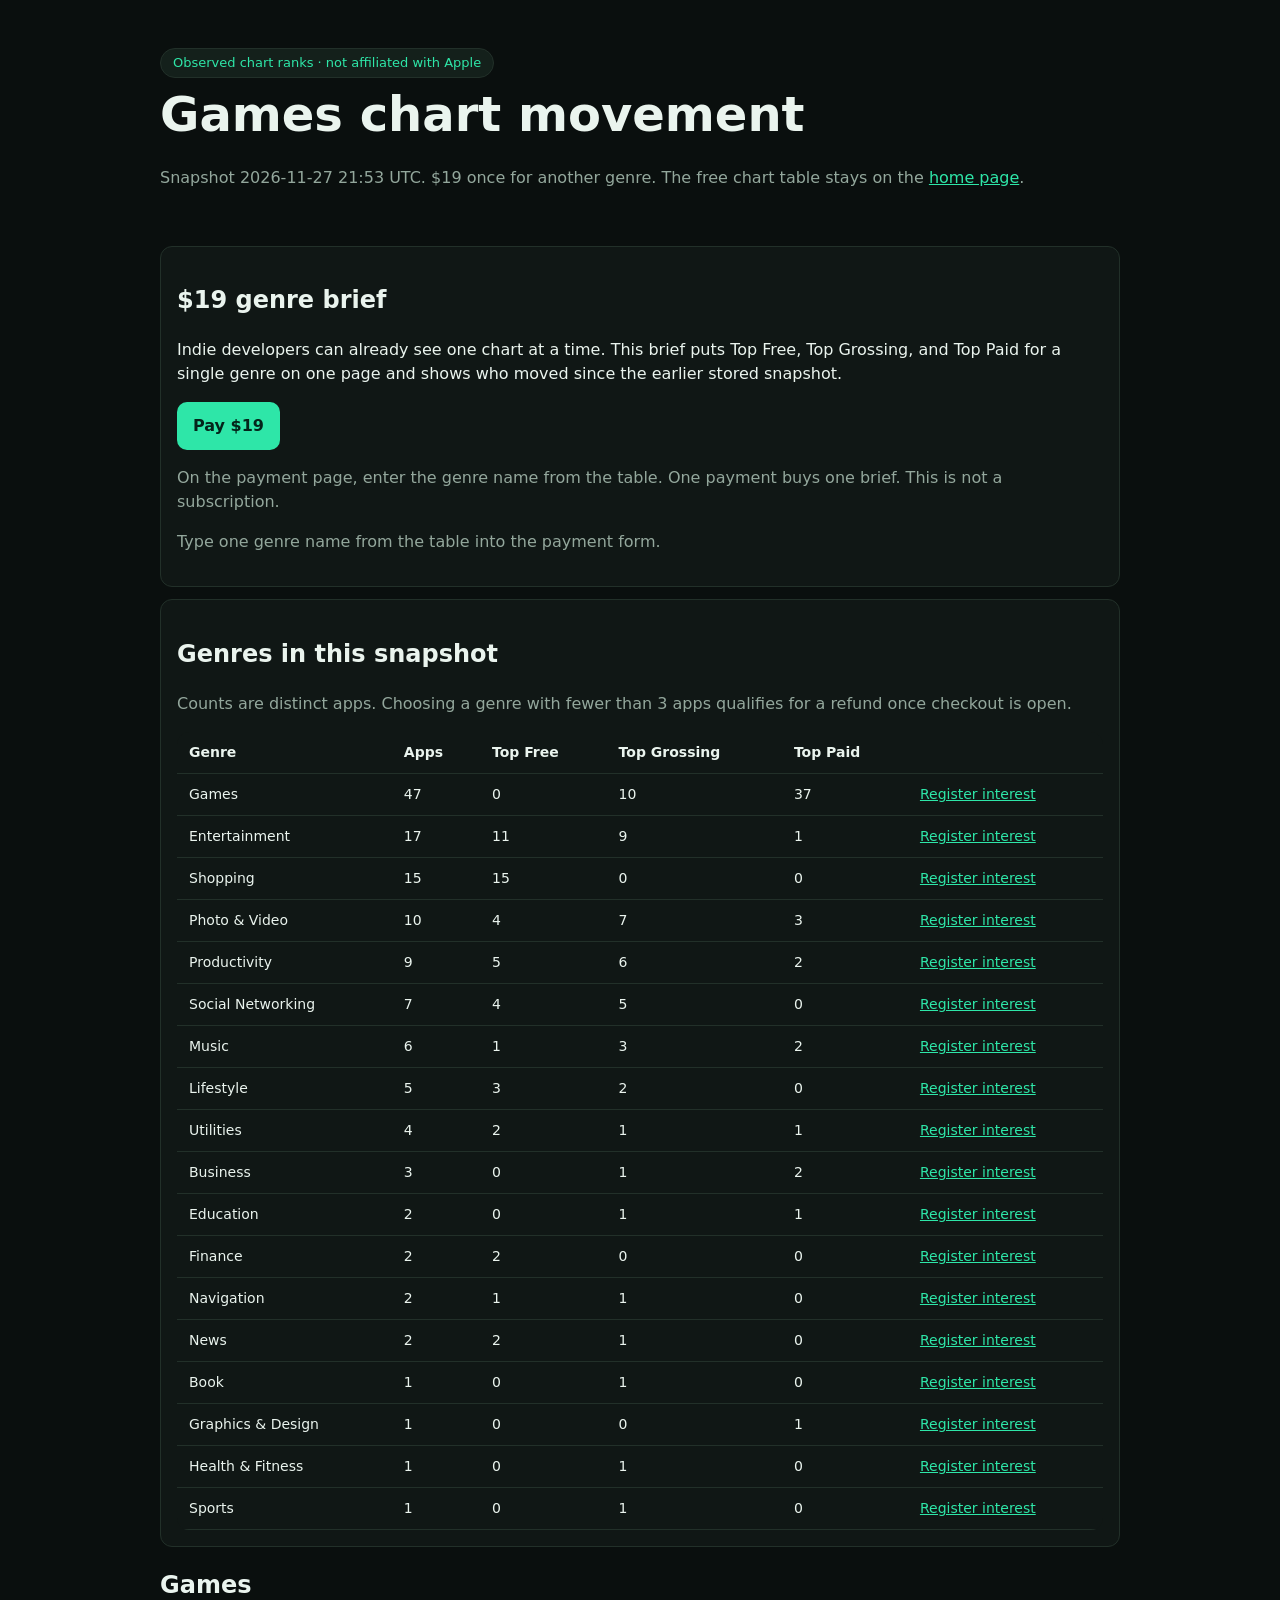
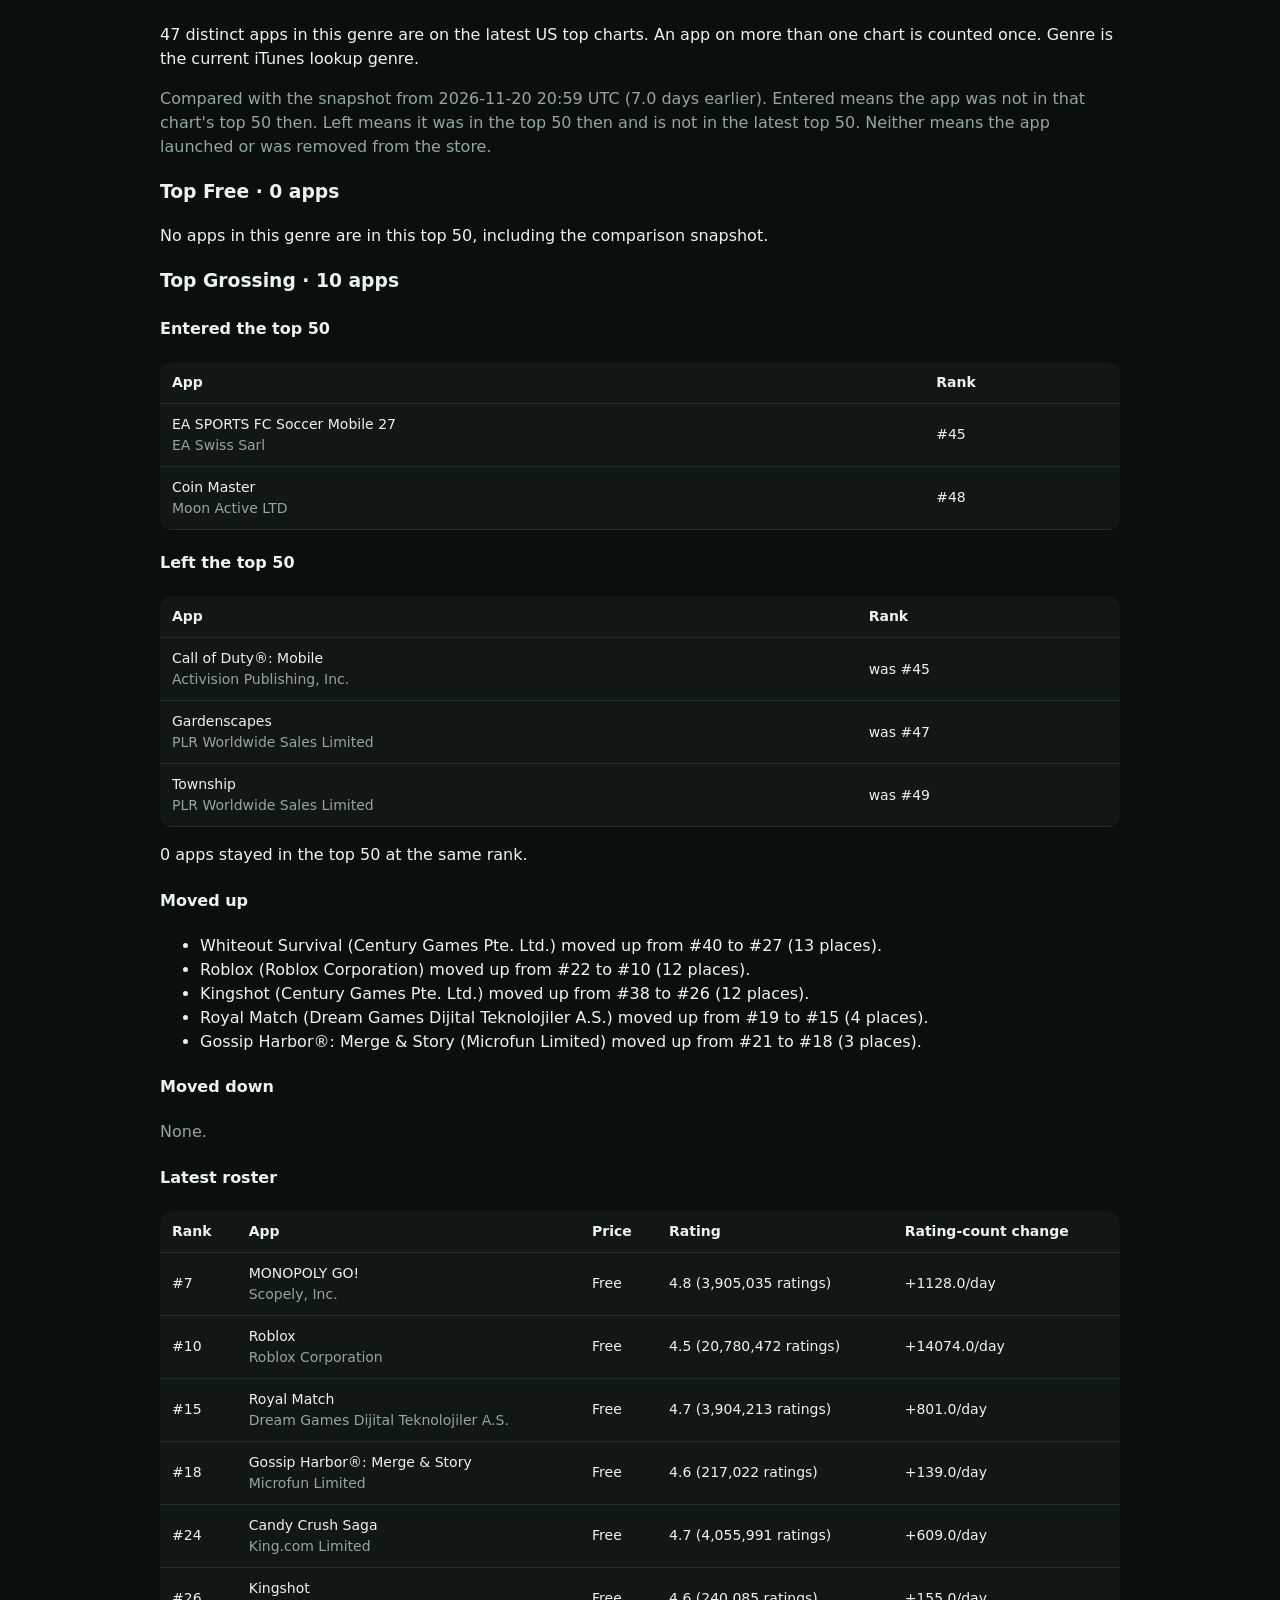
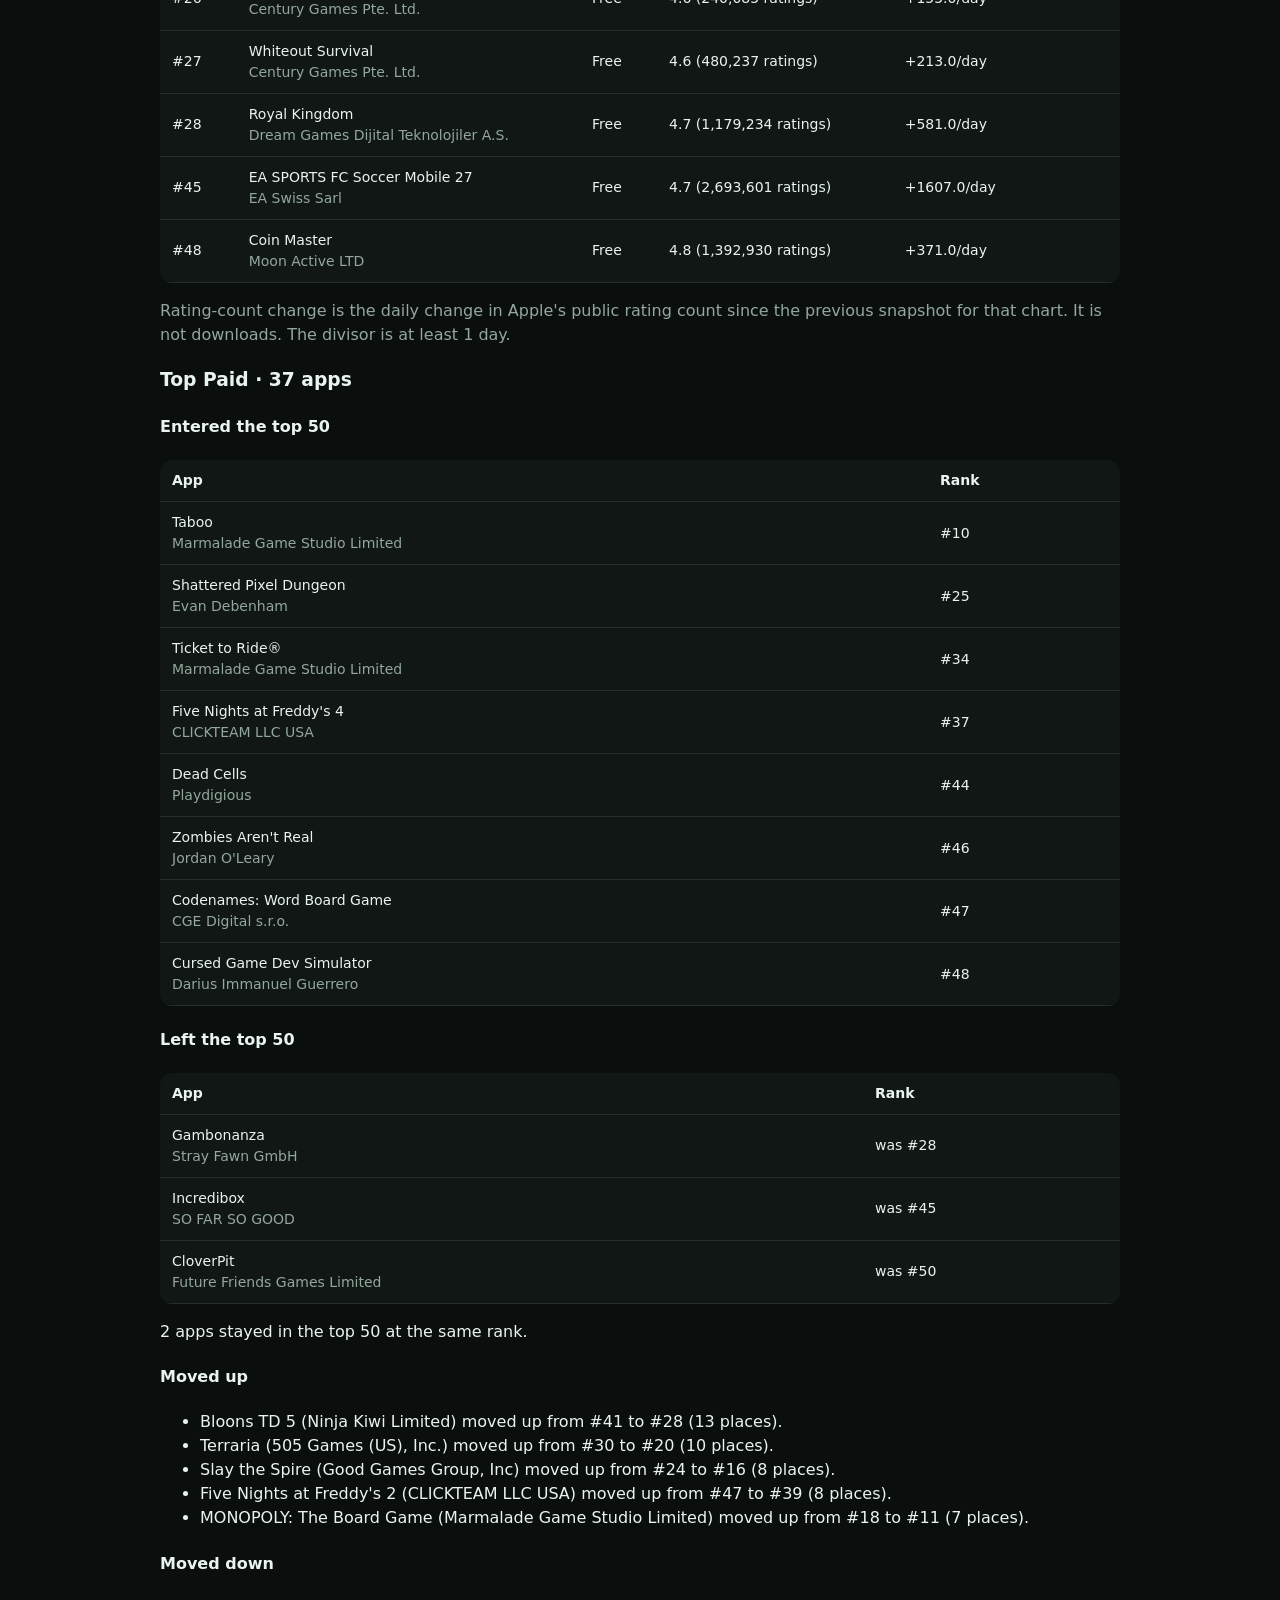
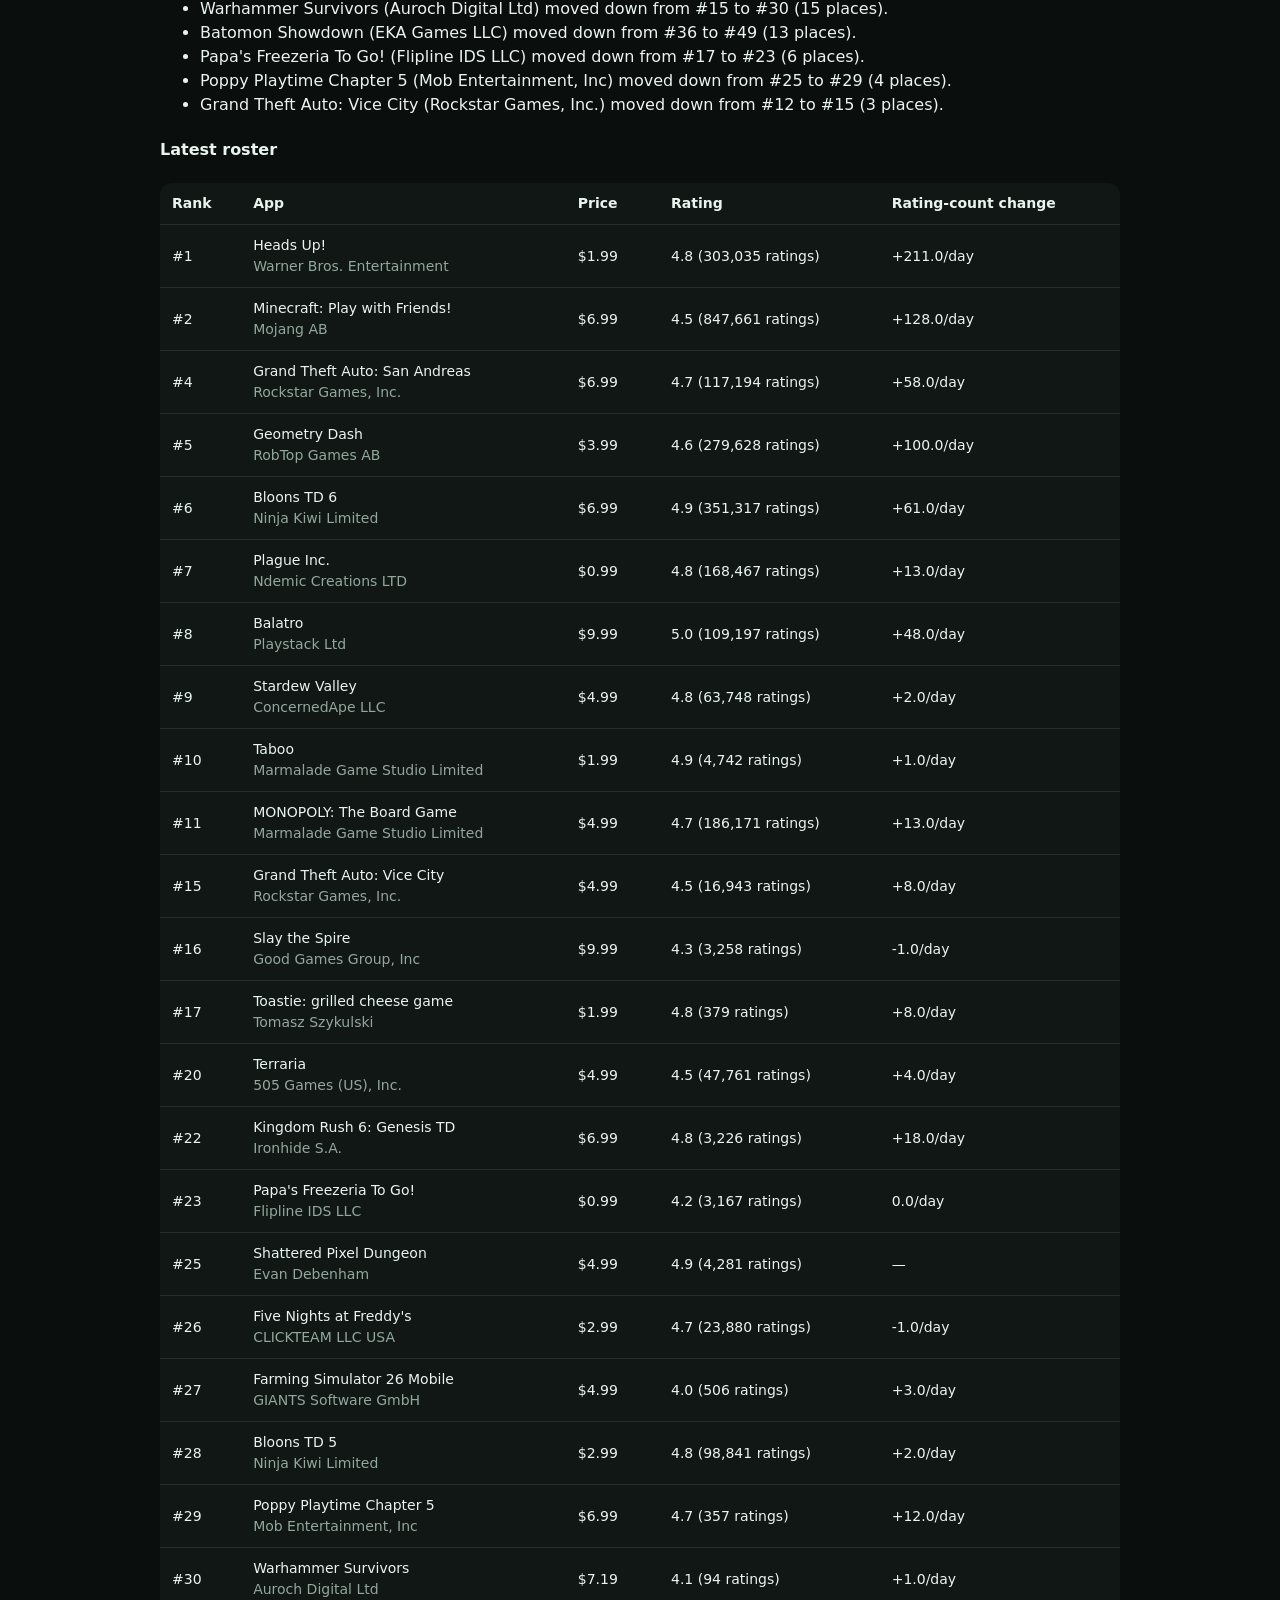
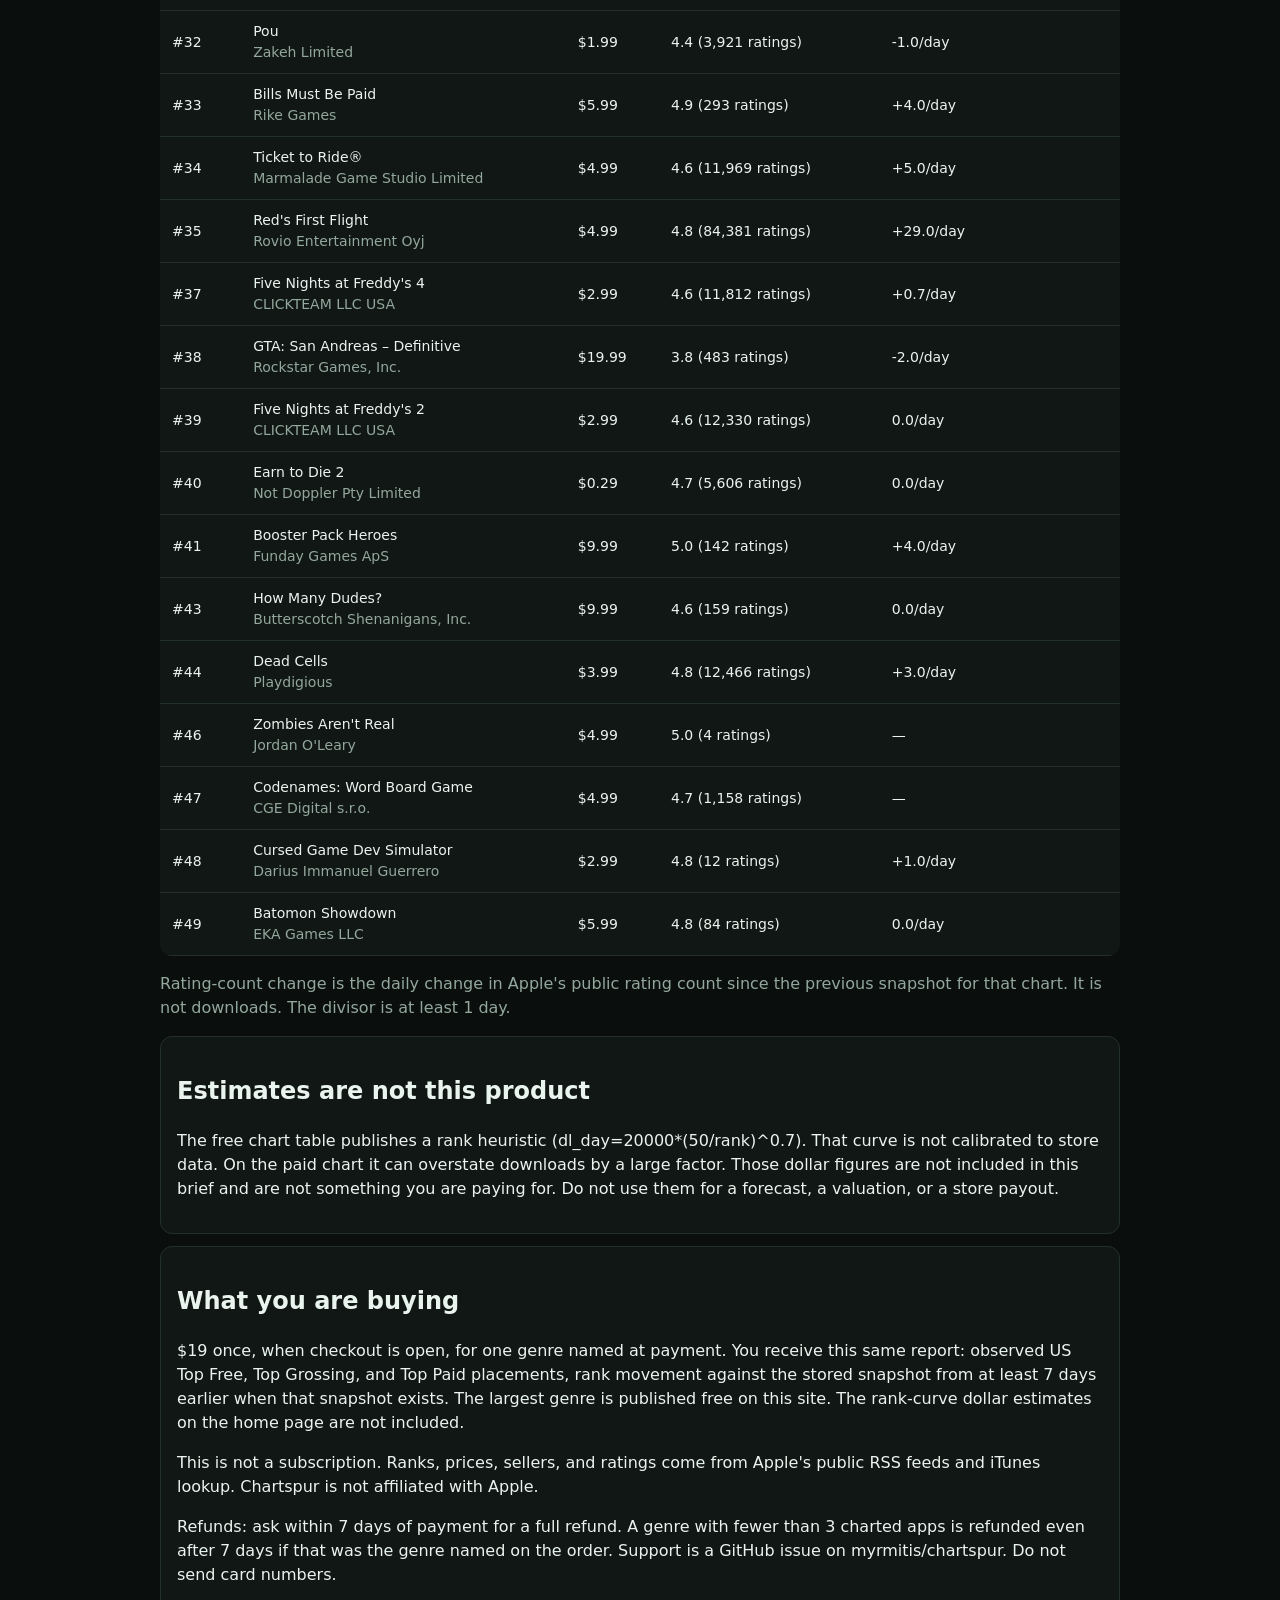
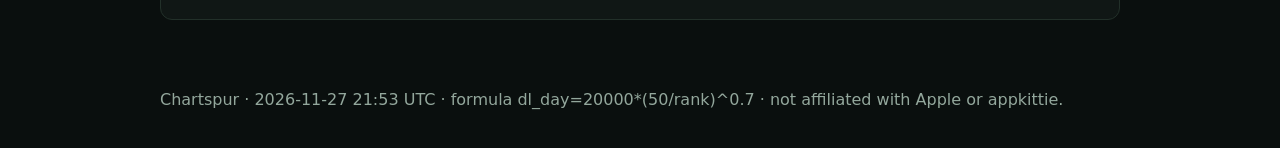
<file: brief.html>
<!doctype html>
<html lang="en">
<head>
<meta charset="utf-8">
<meta name="viewport" content="width=device-width, initial-scale=1">
<title>Chartspur Games chart brief — $19</title>
<meta name="description" content="Which US App Store apps in one genre entered, left, or moved on the Top Free, Top Grossing, and Top Paid charts.">
<link rel="canonical" href="https://chartspur.com/brief.html">
<link rel="stylesheet" href="styles.css">
</head>
<body>
<header class="hero">
  <span class="badge">Observed chart ranks · not affiliated with Apple</span>
  <h1>Games chart movement</h1>
  <p class="mut">Snapshot 2026-11-27 21:53 UTC. $19 once for another genre. The free chart table stays on the <a href="./">home page</a>.</p>
</header>
<main>
<section class="card" id="offer">
  <h2>$19 genre brief</h2>
  <p>Indie developers can already see one chart at a time. This brief puts Top Free, Top Grossing, and Top Paid for a single genre on one page and shows who moved since the earlier stored snapshot.</p>
  <a class="btn" href="https://buy.stripe.com/dRm8wOeSCcpA17d9qFeME03" rel="noopener noreferrer">Pay $19</a><p class="mut">On the payment page, enter the genre name from the table. One payment buys one brief. This is not a subscription.</p>
  <p class="mut">Type one genre name from the table into the payment form.</p>
</section>
<section class="card" id="catalog"><h2>Genres in this snapshot</h2><p class="mut">Counts are distinct apps. Choosing a genre with fewer than 3 apps qualifies for a refund once checkout is open.</p><div class="tablewrap"><table><thead><tr><th>Genre</th><th>Apps</th><th>Top Free</th><th>Top Grossing</th><th>Top Paid</th><th></th></tr></thead><tbody><tr><td>Games</td><td>47</td><td>0</td><td>10</td><td>37</td><td><a href="https://github.com/myrmitis/chartspur/issues/new?template=genre-brief.yml&amp;title=Genre%20brief%20request%3A%20Games">Register interest</a></td></tr><tr><td>Entertainment</td><td>17</td><td>11</td><td>9</td><td>1</td><td><a href="https://github.com/myrmitis/chartspur/issues/new?template=genre-brief.yml&amp;title=Genre%20brief%20request%3A%20Entertainment">Register interest</a></td></tr><tr><td>Shopping</td><td>15</td><td>15</td><td>0</td><td>0</td><td><a href="https://github.com/myrmitis/chartspur/issues/new?template=genre-brief.yml&amp;title=Genre%20brief%20request%3A%20Shopping">Register interest</a></td></tr><tr><td>Photo &amp; Video</td><td>10</td><td>4</td><td>7</td><td>3</td><td><a href="https://github.com/myrmitis/chartspur/issues/new?template=genre-brief.yml&amp;title=Genre%20brief%20request%3A%20Photo%20%26%20Video">Register interest</a></td></tr><tr><td>Productivity</td><td>9</td><td>5</td><td>6</td><td>2</td><td><a href="https://github.com/myrmitis/chartspur/issues/new?template=genre-brief.yml&amp;title=Genre%20brief%20request%3A%20Productivity">Register interest</a></td></tr><tr><td>Social Networking</td><td>7</td><td>4</td><td>5</td><td>0</td><td><a href="https://github.com/myrmitis/chartspur/issues/new?template=genre-brief.yml&amp;title=Genre%20brief%20request%3A%20Social%20Networking">Register interest</a></td></tr><tr><td>Music</td><td>6</td><td>1</td><td>3</td><td>2</td><td><a href="https://github.com/myrmitis/chartspur/issues/new?template=genre-brief.yml&amp;title=Genre%20brief%20request%3A%20Music">Register interest</a></td></tr><tr><td>Lifestyle</td><td>5</td><td>3</td><td>2</td><td>0</td><td><a href="https://github.com/myrmitis/chartspur/issues/new?template=genre-brief.yml&amp;title=Genre%20brief%20request%3A%20Lifestyle">Register interest</a></td></tr><tr><td>Utilities</td><td>4</td><td>2</td><td>1</td><td>1</td><td><a href="https://github.com/myrmitis/chartspur/issues/new?template=genre-brief.yml&amp;title=Genre%20brief%20request%3A%20Utilities">Register interest</a></td></tr><tr><td>Business</td><td>3</td><td>0</td><td>1</td><td>2</td><td><a href="https://github.com/myrmitis/chartspur/issues/new?template=genre-brief.yml&amp;title=Genre%20brief%20request%3A%20Business">Register interest</a></td></tr><tr><td>Education</td><td>2</td><td>0</td><td>1</td><td>1</td><td><a href="https://github.com/myrmitis/chartspur/issues/new?template=genre-brief.yml&amp;title=Genre%20brief%20request%3A%20Education">Register interest</a></td></tr><tr><td>Finance</td><td>2</td><td>2</td><td>0</td><td>0</td><td><a href="https://github.com/myrmitis/chartspur/issues/new?template=genre-brief.yml&amp;title=Genre%20brief%20request%3A%20Finance">Register interest</a></td></tr><tr><td>Navigation</td><td>2</td><td>1</td><td>1</td><td>0</td><td><a href="https://github.com/myrmitis/chartspur/issues/new?template=genre-brief.yml&amp;title=Genre%20brief%20request%3A%20Navigation">Register interest</a></td></tr><tr><td>News</td><td>2</td><td>2</td><td>1</td><td>0</td><td><a href="https://github.com/myrmitis/chartspur/issues/new?template=genre-brief.yml&amp;title=Genre%20brief%20request%3A%20News">Register interest</a></td></tr><tr><td>Book</td><td>1</td><td>0</td><td>1</td><td>0</td><td><a href="https://github.com/myrmitis/chartspur/issues/new?template=genre-brief.yml&amp;title=Genre%20brief%20request%3A%20Book">Register interest</a></td></tr><tr><td>Graphics &amp; Design</td><td>1</td><td>0</td><td>0</td><td>1</td><td><a href="https://github.com/myrmitis/chartspur/issues/new?template=genre-brief.yml&amp;title=Genre%20brief%20request%3A%20Graphics%20%26%20Design">Register interest</a></td></tr><tr><td>Health &amp; Fitness</td><td>1</td><td>0</td><td>1</td><td>0</td><td><a href="https://github.com/myrmitis/chartspur/issues/new?template=genre-brief.yml&amp;title=Genre%20brief%20request%3A%20Health%20%26%20Fitness">Register interest</a></td></tr><tr><td>Sports</td><td>1</td><td>0</td><td>1</td><td>0</td><td><a href="https://github.com/myrmitis/chartspur/issues/new?template=genre-brief.yml&amp;title=Genre%20brief%20request%3A%20Sports">Register interest</a></td></tr></tbody></table></div></section>
<section id="observed"><h2>Games</h2><p>47 distinct apps in this genre are on the latest US top charts. An app on more than one chart is counted once. Genre is the current iTunes lookup genre.</p><p class="mut">Compared with the snapshot from 2026-11-20 20:59 UTC (7.0 days earlier). Entered means the app was not in that chart's top 50 then. Left means it was in the top 50 then and is not in the latest top 50. Neither means the app launched or was removed from the store.</p><h3>Top Free · 0 apps</h3><p>No apps in this genre are in this top 50, including the comparison snapshot.</p><h3>Top Grossing · 10 apps</h3><h4>Entered the top 50</h4><div class="tablewrap"><table><thead><tr><th>App</th><th>Rank</th></tr></thead><tbody><tr><td>EA SPORTS FC Soccer Mobile 27<br><span class="mut">EA Swiss Sarl</span></td><td>#45</td></tr><tr><td>Coin Master<br><span class="mut">Moon Active LTD</span></td><td>#48</td></tr></tbody></table></div><h4>Left the top 50</h4><div class="tablewrap"><table><thead><tr><th>App</th><th>Rank</th></tr></thead><tbody><tr><td>Call of Duty®: Mobile<br><span class="mut">Activision Publishing, Inc.</span></td><td>was #45</td></tr><tr><td>Gardenscapes<br><span class="mut">PLR Worldwide Sales Limited</span></td><td>was #47</td></tr><tr><td>Township<br><span class="mut">PLR Worldwide Sales Limited</span></td><td>was #49</td></tr></tbody></table></div><p>0 apps stayed in the top 50 at the same rank.</p><h4>Moved up</h4><ul><li>Whiteout Survival (Century Games Pte. Ltd.) moved up from #40 to #27 (13 places).</li><li>Roblox (Roblox Corporation) moved up from #22 to #10 (12 places).</li><li>Kingshot (Century Games Pte. Ltd.) moved up from #38 to #26 (12 places).</li><li>Royal Match (Dream Games Dijital Teknolojiler A.S.) moved up from #19 to #15 (4 places).</li><li>Gossip Harbor®: Merge &amp; Story (Microfun Limited) moved up from #21 to #18 (3 places).</li></ul><h4>Moved down</h4><p class="mut">None.</p><h4>Latest roster</h4><div class="tablewrap"><table><thead><tr><th>Rank</th><th>App</th><th>Price</th><th>Rating</th><th>Rating-count change</th></tr></thead><tbody><tr><td>#7</td><td>MONOPOLY GO!<br><span class="mut">Scopely, Inc.</span></td><td>Free</td><td>4.8 (3,905,035 ratings)</td><td>+1128.0/day</td></tr><tr><td>#10</td><td>Roblox<br><span class="mut">Roblox Corporation</span></td><td>Free</td><td>4.5 (20,780,472 ratings)</td><td>+14074.0/day</td></tr><tr><td>#15</td><td>Royal Match<br><span class="mut">Dream Games Dijital Teknolojiler A.S.</span></td><td>Free</td><td>4.7 (3,904,213 ratings)</td><td>+801.0/day</td></tr><tr><td>#18</td><td>Gossip Harbor®: Merge &amp; Story<br><span class="mut">Microfun Limited</span></td><td>Free</td><td>4.6 (217,022 ratings)</td><td>+139.0/day</td></tr><tr><td>#24</td><td>Candy Crush Saga<br><span class="mut">King.com Limited</span></td><td>Free</td><td>4.7 (4,055,991 ratings)</td><td>+609.0/day</td></tr><tr><td>#26</td><td>Kingshot<br><span class="mut">Century Games Pte. Ltd.</span></td><td>Free</td><td>4.6 (240,085 ratings)</td><td>+155.0/day</td></tr><tr><td>#27</td><td>Whiteout Survival<br><span class="mut">Century Games Pte. Ltd.</span></td><td>Free</td><td>4.6 (480,237 ratings)</td><td>+213.0/day</td></tr><tr><td>#28</td><td>Royal Kingdom<br><span class="mut">Dream Games Dijital Teknolojiler A.S.</span></td><td>Free</td><td>4.7 (1,179,234 ratings)</td><td>+581.0/day</td></tr><tr><td>#45</td><td>EA SPORTS FC Soccer Mobile 27<br><span class="mut">EA Swiss Sarl</span></td><td>Free</td><td>4.7 (2,693,601 ratings)</td><td>+1607.0/day</td></tr><tr><td>#48</td><td>Coin Master<br><span class="mut">Moon Active LTD</span></td><td>Free</td><td>4.8 (1,392,930 ratings)</td><td>+371.0/day</td></tr></tbody></table></div><p class="mut">Rating-count change is the daily change in Apple's public rating count since the previous snapshot for that chart. It is not downloads. The divisor is at least 1 day.</p><h3>Top Paid · 37 apps</h3><h4>Entered the top 50</h4><div class="tablewrap"><table><thead><tr><th>App</th><th>Rank</th></tr></thead><tbody><tr><td>Taboo<br><span class="mut">Marmalade Game Studio Limited</span></td><td>#10</td></tr><tr><td>Shattered Pixel Dungeon<br><span class="mut">Evan Debenham</span></td><td>#25</td></tr><tr><td>Ticket to Ride®<br><span class="mut">Marmalade Game Studio Limited</span></td><td>#34</td></tr><tr><td>Five Nights at Freddy's 4<br><span class="mut">CLICKTEAM LLC USA</span></td><td>#37</td></tr><tr><td>Dead Cells<br><span class="mut">Playdigious</span></td><td>#44</td></tr><tr><td>Zombies Aren't Real<br><span class="mut">Jordan O'Leary</span></td><td>#46</td></tr><tr><td>Codenames: Word Board Game<br><span class="mut">CGE Digital s.r.o.</span></td><td>#47</td></tr><tr><td>Cursed Game Dev Simulator<br><span class="mut">Darius Immanuel Guerrero</span></td><td>#48</td></tr></tbody></table></div><h4>Left the top 50</h4><div class="tablewrap"><table><thead><tr><th>App</th><th>Rank</th></tr></thead><tbody><tr><td>Gambonanza<br><span class="mut">Stray Fawn GmbH</span></td><td>was #28</td></tr><tr><td>Incredibox<br><span class="mut">SO FAR SO GOOD</span></td><td>was #45</td></tr><tr><td>CloverPit<br><span class="mut">Future Friends Games Limited</span></td><td>was #50</td></tr></tbody></table></div><p>2 apps stayed in the top 50 at the same rank.</p><h4>Moved up</h4><ul><li>Bloons TD 5 (Ninja Kiwi Limited) moved up from #41 to #28 (13 places).</li><li>Terraria (505 Games (US), Inc.) moved up from #30 to #20 (10 places).</li><li>Slay the Spire (Good Games Group, Inc) moved up from #24 to #16 (8 places).</li><li>Five Nights at Freddy's 2 (CLICKTEAM LLC USA) moved up from #47 to #39 (8 places).</li><li>MONOPOLY: The Board Game (Marmalade Game Studio Limited) moved up from #18 to #11 (7 places).</li></ul><h4>Moved down</h4><ul><li>Warhammer Survivors (Auroch Digital Ltd) moved down from #15 to #30 (15 places).</li><li>Batomon Showdown (EKA Games LLC) moved down from #36 to #49 (13 places).</li><li>Papa's Freezeria To Go! (Flipline IDS LLC) moved down from #17 to #23 (6 places).</li><li>Poppy Playtime Chapter 5 (Mob Entertainment, Inc) moved down from #25 to #29 (4 places).</li><li>Grand Theft Auto: Vice City (Rockstar Games, Inc.) moved down from #12 to #15 (3 places).</li></ul><h4>Latest roster</h4><div class="tablewrap"><table><thead><tr><th>Rank</th><th>App</th><th>Price</th><th>Rating</th><th>Rating-count change</th></tr></thead><tbody><tr><td>#1</td><td>Heads Up!<br><span class="mut">Warner Bros. Entertainment</span></td><td>$1.99</td><td>4.8 (303,035 ratings)</td><td>+211.0/day</td></tr><tr><td>#2</td><td>Minecraft: Play with Friends!<br><span class="mut">Mojang AB</span></td><td>$6.99</td><td>4.5 (847,661 ratings)</td><td>+128.0/day</td></tr><tr><td>#4</td><td>Grand Theft Auto: San Andreas<br><span class="mut">Rockstar Games, Inc.</span></td><td>$6.99</td><td>4.7 (117,194 ratings)</td><td>+58.0/day</td></tr><tr><td>#5</td><td>Geometry Dash<br><span class="mut">RobTop Games AB</span></td><td>$3.99</td><td>4.6 (279,628 ratings)</td><td>+100.0/day</td></tr><tr><td>#6</td><td>Bloons TD 6<br><span class="mut">Ninja Kiwi Limited</span></td><td>$6.99</td><td>4.9 (351,317 ratings)</td><td>+61.0/day</td></tr><tr><td>#7</td><td>Plague Inc.<br><span class="mut">Ndemic Creations LTD</span></td><td>$0.99</td><td>4.8 (168,467 ratings)</td><td>+13.0/day</td></tr><tr><td>#8</td><td>Balatro<br><span class="mut">Playstack Ltd</span></td><td>$9.99</td><td>5.0 (109,197 ratings)</td><td>+48.0/day</td></tr><tr><td>#9</td><td>Stardew Valley<br><span class="mut">ConcernedApe LLC</span></td><td>$4.99</td><td>4.8 (63,748 ratings)</td><td>+2.0/day</td></tr><tr><td>#10</td><td>Taboo<br><span class="mut">Marmalade Game Studio Limited</span></td><td>$1.99</td><td>4.9 (4,742 ratings)</td><td>+1.0/day</td></tr><tr><td>#11</td><td>MONOPOLY: The Board Game<br><span class="mut">Marmalade Game Studio Limited</span></td><td>$4.99</td><td>4.7 (186,171 ratings)</td><td>+13.0/day</td></tr><tr><td>#15</td><td>Grand Theft Auto: Vice City<br><span class="mut">Rockstar Games, Inc.</span></td><td>$4.99</td><td>4.5 (16,943 ratings)</td><td>+8.0/day</td></tr><tr><td>#16</td><td>Slay the Spire<br><span class="mut">Good Games Group, Inc</span></td><td>$9.99</td><td>4.3 (3,258 ratings)</td><td>-1.0/day</td></tr><tr><td>#17</td><td>Toastie: grilled cheese game<br><span class="mut">Tomasz Szykulski</span></td><td>$1.99</td><td>4.8 (379 ratings)</td><td>+8.0/day</td></tr><tr><td>#20</td><td>Terraria<br><span class="mut">505 Games (US), Inc.</span></td><td>$4.99</td><td>4.5 (47,761 ratings)</td><td>+4.0/day</td></tr><tr><td>#22</td><td>Kingdom Rush 6: Genesis TD<br><span class="mut">Ironhide S.A.</span></td><td>$6.99</td><td>4.8 (3,226 ratings)</td><td>+18.0/day</td></tr><tr><td>#23</td><td>Papa's Freezeria To Go!<br><span class="mut">Flipline IDS LLC</span></td><td>$0.99</td><td>4.2 (3,167 ratings)</td><td>0.0/day</td></tr><tr><td>#25</td><td>Shattered Pixel Dungeon<br><span class="mut">Evan Debenham</span></td><td>$4.99</td><td>4.9 (4,281 ratings)</td><td>—</td></tr><tr><td>#26</td><td>Five Nights at Freddy's<br><span class="mut">CLICKTEAM LLC USA</span></td><td>$2.99</td><td>4.7 (23,880 ratings)</td><td>-1.0/day</td></tr><tr><td>#27</td><td>Farming Simulator 26 Mobile<br><span class="mut">GIANTS Software GmbH</span></td><td>$4.99</td><td>4.0 (506 ratings)</td><td>+3.0/day</td></tr><tr><td>#28</td><td>Bloons TD 5<br><span class="mut">Ninja Kiwi Limited</span></td><td>$2.99</td><td>4.8 (98,841 ratings)</td><td>+2.0/day</td></tr><tr><td>#29</td><td>Poppy Playtime Chapter 5<br><span class="mut">Mob Entertainment, Inc</span></td><td>$6.99</td><td>4.7 (357 ratings)</td><td>+12.0/day</td></tr><tr><td>#30</td><td>Warhammer Survivors<br><span class="mut">Auroch Digital Ltd</span></td><td>$7.19</td><td>4.1 (94 ratings)</td><td>+1.0/day</td></tr><tr><td>#32</td><td>Pou<br><span class="mut">Zakeh Limited</span></td><td>$1.99</td><td>4.4 (3,921 ratings)</td><td>-1.0/day</td></tr><tr><td>#33</td><td>Bills Must Be Paid<br><span class="mut">Rike Games</span></td><td>$5.99</td><td>4.9 (293 ratings)</td><td>+4.0/day</td></tr><tr><td>#34</td><td>Ticket to Ride®<br><span class="mut">Marmalade Game Studio Limited</span></td><td>$4.99</td><td>4.6 (11,969 ratings)</td><td>+5.0/day</td></tr><tr><td>#35</td><td>Red's First Flight<br><span class="mut">Rovio Entertainment Oyj</span></td><td>$4.99</td><td>4.8 (84,381 ratings)</td><td>+29.0/day</td></tr><tr><td>#37</td><td>Five Nights at Freddy's 4<br><span class="mut">CLICKTEAM LLC USA</span></td><td>$2.99</td><td>4.6 (11,812 ratings)</td><td>+0.7/day</td></tr><tr><td>#38</td><td>GTA: San Andreas – Definitive<br><span class="mut">Rockstar Games, Inc.</span></td><td>$19.99</td><td>3.8 (483 ratings)</td><td>-2.0/day</td></tr><tr><td>#39</td><td>Five Nights at Freddy's 2<br><span class="mut">CLICKTEAM LLC USA</span></td><td>$2.99</td><td>4.6 (12,330 ratings)</td><td>0.0/day</td></tr><tr><td>#40</td><td>Earn to Die 2<br><span class="mut">Not Doppler Pty Limited</span></td><td>$0.29</td><td>4.7 (5,606 ratings)</td><td>0.0/day</td></tr><tr><td>#41</td><td>Booster Pack Heroes<br><span class="mut">Funday Games ApS</span></td><td>$9.99</td><td>5.0 (142 ratings)</td><td>+4.0/day</td></tr><tr><td>#43</td><td>How Many Dudes?<br><span class="mut">Butterscotch Shenanigans, Inc.</span></td><td>$9.99</td><td>4.6 (159 ratings)</td><td>0.0/day</td></tr><tr><td>#44</td><td>Dead Cells<br><span class="mut">Playdigious</span></td><td>$3.99</td><td>4.8 (12,466 ratings)</td><td>+3.0/day</td></tr><tr><td>#46</td><td>Zombies Aren't Real<br><span class="mut">Jordan O'Leary</span></td><td>$4.99</td><td>5.0 (4 ratings)</td><td>—</td></tr><tr><td>#47</td><td>Codenames: Word Board Game<br><span class="mut">CGE Digital s.r.o.</span></td><td>$4.99</td><td>4.7 (1,158 ratings)</td><td>—</td></tr><tr><td>#48</td><td>Cursed Game Dev Simulator<br><span class="mut">Darius Immanuel Guerrero</span></td><td>$2.99</td><td>4.8 (12 ratings)</td><td>+1.0/day</td></tr><tr><td>#49</td><td>Batomon Showdown<br><span class="mut">EKA Games LLC</span></td><td>$5.99</td><td>4.8 (84 ratings)</td><td>0.0/day</td></tr></tbody></table></div><p class="mut">Rating-count change is the daily change in Apple's public rating count since the previous snapshot for that chart. It is not downloads. The divisor is at least 1 day.</p></section><section class="card" id="heuristic"><h2>Estimates are not this product</h2><p>The free chart table publishes a rank heuristic (dl_day=20000*(50/rank)^0.7). That curve is not calibrated to store data. On the paid chart it can overstate downloads by a large factor. Those dollar figures are not included in this brief and are not something you are paying for. Do not use them for a forecast, a valuation, or a store payout.</p></section>
<section class="card" id="policy"><h2>What you are buying</h2><p>$19 once, when checkout is open, for one genre named at payment. You receive this same report: observed US Top Free, Top Grossing, and Top Paid placements, rank movement against the stored snapshot from at least 7 days earlier when that snapshot exists. The largest genre is published free on this site. The rank-curve dollar estimates on the home page are not included.</p><p>This is not a subscription. Ranks, prices, sellers, and ratings come from Apple's public RSS feeds and iTunes lookup. Chartspur is not affiliated with Apple.</p><p>Refunds: ask within 7 days of payment for a full refund. A genre with fewer than 3 charted apps is refunded even after 7 days if that was the genre named on the order. Support is a GitHub issue on myrmitis/chartspur. Do not send card numbers.</p></section>
</main>
<footer><p class="mut">Chartspur · 2026-11-27 21:53 UTC · formula dl_day=20000*(50/rank)^0.7 · not affiliated with Apple or appkittie.</p></footer>
<script>
document.getElementById("genre") && document.getElementById("genre").addEventListener("change", function () {
  var link = document.getElementById("request");
  if (!link) return;
  link.href = this.value;
  link.textContent = "Register interest in " + this.options[this.selectedIndex].text;
});
</script>
</body>
</html>
</file>
<file: styles.css>
:root { --bg: #0a0f0e; --card: #101715; --line: #223029; --ink: #eaf4ee; --mut: #93a79c; --acc: #2ee6a8; }
* { box-sizing: border-box; }
body { margin: 0; background: var(--bg); color: var(--ink); font: 1rem/1.5 system-ui, sans-serif; }
header, main, footer { max-width: 1000px; margin: 0 auto; padding: 20px; }
.hero { padding: 48px 20px 8px; }
.hero h1 { font-size: clamp(28px, 5vw, 48px); margin: 0 0 8px; }
.hero h1 em { color: var(--acc); font-style: normal; }
.mut { color: var(--mut); }
.badge { display: inline-block; background: #14201b; border: 1px solid var(--line); color: var(--acc); border-radius: 999px; padding: 4px 12px; font-size: 13px; }
.toolbar { display: flex; gap: 8px; margin: 20px 0; flex-wrap: wrap; }
input, button, select { border-radius: 10px; border: 1px solid var(--line); padding: 12px; font: inherit; font-size: max(1rem, 1em); min-inline-size: 0; max-inline-size: 100%; }
input { flex: 2 1 220px; background: var(--card); color: var(--ink); }
select { background: var(--card); color: var(--ink); }
button { background: var(--acc); color: #04241a; font-weight: 700; cursor: pointer; border: none; }
#tablewrap, .tablewrap { overflow-x: auto; }
a { color: var(--acc); }
a.btn { display: inline-block; background: var(--acc); color: #04241a; font-weight: 700; text-decoration: none; border-radius: 10px; padding: 12px 16px; }
a.btn:focus-visible, button:focus-visible, select:focus-visible, input:focus-visible, #tablewrap:focus-visible { outline: 2px solid #fff; outline-offset: 2px; }
table { width: 100%; border-collapse: collapse; background: var(--card); border-radius: 12px; overflow: hidden; }
th, td { text-align: left; padding: 10px 12px; border-bottom: 1px solid var(--line); font-size: 14px; white-space: nowrap; }
td:first-child { white-space: normal; }
tr[data-id] { cursor: pointer; }
.app-link { background: transparent; color: inherit; border: 0; padding: 0; font: inherit; font-weight: 700; text-align: start; min-block-size: 1.5rem; border-radius: 2px; }
tr[data-id]:hover td, tr[data-id].sel td { background: #16211c; }
.grid { display: grid; grid-template-columns: 1fr 1fr; gap: 12px; }
.card { background: var(--card); border: 1px solid var(--line); border-radius: 12px; padding: 16px; margin: 12px 0; }
.tabs button { background: var(--card); color: var(--ink); border: 1px solid var(--line); margin: 0 6px 6px 0; }
.tabs button.on { background: var(--acc); color: #04241a; }
.warn { background: #221a08; border: 1px solid #6b5416; color: #f2cf6b; border-radius: 10px; padding: 10px 12px; font-size: 13px; }
.empty { border: 1px dashed var(--line); border-radius: 10px; padding: 14px; color: var(--mut); font-size: 14px; }
.spin { display: inline-block; width: 14px; height: 14px; border: 2px solid var(--line); border-top-color: var(--acc); border-radius: 50%; vertical-align: -2px; margin-right: 6px; }
@keyframes sp { to { transform: rotate(360deg); } }
@media (prefers-reduced-motion: no-preference) { .spin { animation: sp .7s linear infinite; } }
@media (max-width: 700px) { .grid { grid-template-columns: 1fr; } }
img.shot { max-width: 120px; height: auto; border-radius: 8px; margin: 4px; }
/* Motion. The hero arrives once and a spur is drawn under "mobile apps":
   a flat line that kicks upward, the mark in the name. It is a mark, not a
   chart, so it carries no data. Rows rise into rank order when data lands or
   the list is searched, filtered or re-sorted; the detail card settles in.
   Nothing loops except the existing loading spinner. Reduced motion: all set. */
@keyframes cs-rise { from { opacity: 0; transform: translateY(10px); } to { opacity: 1; transform: none; } }
@keyframes cs-draw { from { clip-path: inset(0 100% 0 0); } to { clip-path: inset(0 -10% 0 0); } }
@keyframes cs-tip { 0% { opacity: 0; transform: scale(.2); } 60% { opacity: 1; transform: scale(1.6); } 100% { opacity: 1; transform: scale(1); } }
.hero h1 em { position: relative; display: inline-block; padding-bottom: .12em; }
.spur { position: absolute; left: 0; right: -.1em; bottom: -.18em; width: calc(100% + .1em); height: .42em; overflow: visible; }
.spur path { fill: none; stroke: var(--acc); stroke-width: 2.4; stroke-linecap: round; stroke-linejoin: round; vector-effect: non-scaling-stroke; }
.spur { clip-path: inset(0 -10% 0 0); animation: cs-draw 1.1s cubic-bezier(.6,0,.2,1) .7s backwards; }
.spur circle { fill: var(--acc); transform-box: fill-box; transform-origin: center; animation: cs-tip .5s cubic-bezier(.2,.7,.2,1) 1.75s backwards; }
.hero .badge { animation: cs-rise .6s cubic-bezier(.2,.7,.2,1) backwards; }
.hero h1 { animation: cs-rise .8s cubic-bezier(.2,.7,.2,1) .1s backwards; }
.hero > p.mut:not(#status), .hero .toolbar { animation: cs-rise .7s cubic-bezier(.2,.7,.2,1) .3s backwards; }
.hero .toolbar { animation-delay: .42s; }
#rows.deal tr:nth-child(-n+16) { animation: cs-rise .5s cubic-bezier(.2,.7,.2,1) backwards; animation-delay: calc(var(--k, 16) * 45ms); }
#rows.deal tr:nth-child(1) { --k: 0; } #rows.deal tr:nth-child(2) { --k: 1; } #rows.deal tr:nth-child(3) { --k: 2; } #rows.deal tr:nth-child(4) { --k: 3; }
#rows.deal tr:nth-child(5) { --k: 4; } #rows.deal tr:nth-child(6) { --k: 5; } #rows.deal tr:nth-child(7) { --k: 6; } #rows.deal tr:nth-child(8) { --k: 7; }
#rows.deal tr:nth-child(9) { --k: 8; } #rows.deal tr:nth-child(10) { --k: 9; } #rows.deal tr:nth-child(11) { --k: 10; } #rows.deal tr:nth-child(12) { --k: 11; }
#rows.deal tr:nth-child(13) { --k: 12; } #rows.deal tr:nth-child(14) { --k: 13; } #rows.deal tr:nth-child(15) { --k: 14; } #rows.deal tr:nth-child(16) { --k: 15; }
#detail > .card { animation: cs-rise .45s cubic-bezier(.2,.7,.2,1) backwards; }
tr[data-id] td { transition: background-color .18s ease; }
button, a.btn { transition: filter .18s ease, transform .18s ease; }
button:hover, a.btn:hover { filter: brightness(1.08); }
button:active, a.btn:active { transform: translateY(1px); }
@media (prefers-reduced-motion: reduce) {
  .hero .badge, .hero h1, .hero > p.mut, .hero .toolbar, #rows.deal tr, #detail > .card, .spur, .spur circle { animation: none !important; }
  tr[data-id] td, button, a.btn { transition: none; }
}
</file>
